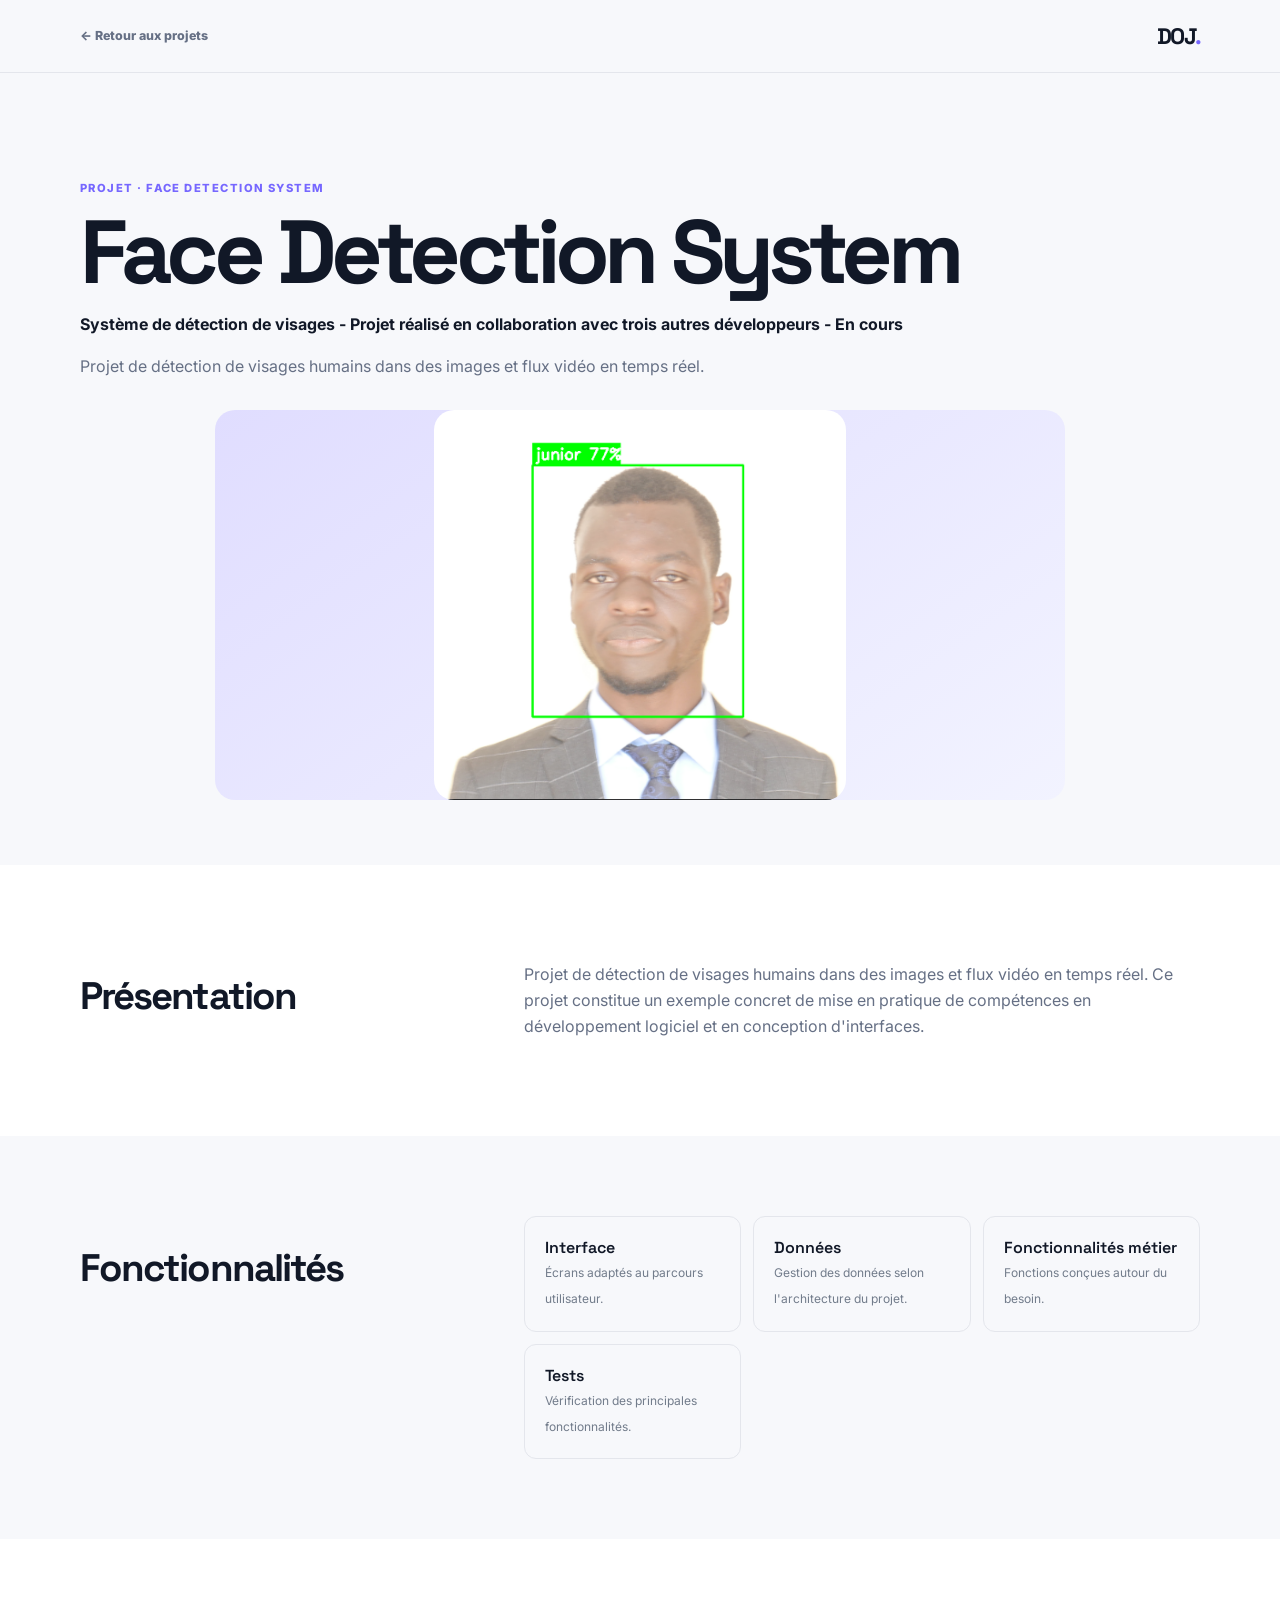
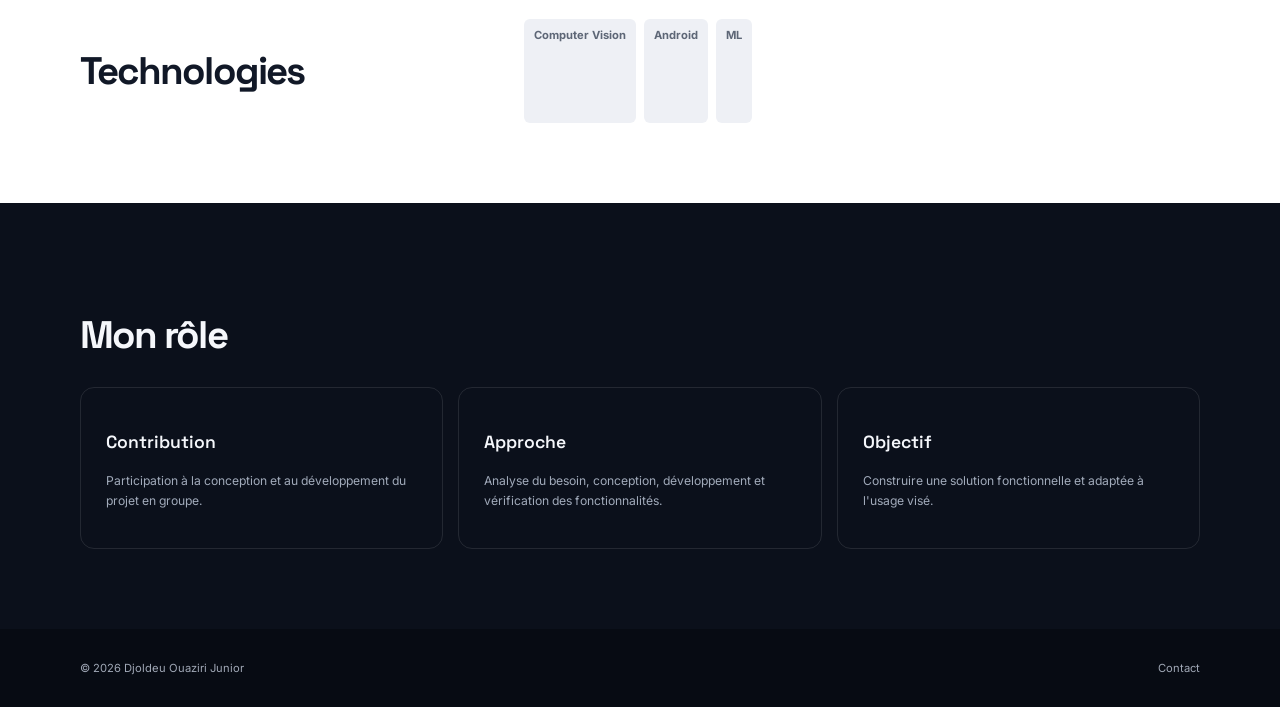
<file: projets/face-detection.html>
<!DOCTYPE html>
<html lang="fr">
    <head>
        <meta charset="UTF-8">
        <meta name="viewport" content="width=device-width, initial-scale=1.0">
        <title>Face Detection System - Djoldeu Ouaziri Junior</title>
        <meta name="description" content="Projet de détection de visages humains dans des images et flux vidéo en temps réel.">
        <link rel="preconnect" href="https://fonts.googleapis.com">
        <link rel="preconnect" href="https://fonts.gstatic.com" crossorigin>
        <link href="https://fonts.googleapis.com/css2?family=Inter:wght@400;500;600;700;800&family=Space+Grotesk:wght@500;600;700&display=swap" rel="stylesheet">
        <link rel="stylesheet" href="../css/projets.css">
    </head>
<body>
    <header class="header">
        <nav class="nav container">
            <a class="back" href="../index.html#projets">← Retour aux projets</a>
            <a class="brand" href="../index.html">DOJ<span>.</span></a>
        </nav>
    </header>
    <main>
        <section class="hero">
            <div class="container">
                <p class="label">PROJET · FACE DETECTION SYSTEM</p>
                <h1>Face Detection System</h1>
                <p class="subtitle">Système de détection de visages - Projet réalisé en collaboration avec trois autres développeurs - En cours</p>
                <p class="lead">Projet de détection de visages humains dans des images et flux vidéo en temps réel.</p>
                <div class="media">
                    <img src="../assets/images/projects/computervision.png" alt="FaceDetection">
                </div>
            </div>
        </section>

        <section class="section">
            <div class="container two">
                <h2 class="title">Présentation</h2>
                <p class="text">Projet de détection de visages humains dans des images et flux vidéo en temps réel. Ce projet constitue un exemple concret de mise en pratique de compétences en développement logiciel et en conception d'interfaces.</p>
            </div>
        </section>

        <section class="section">
            <div class="container two">
                <h2 class="title">Fonctionnalités</h2>
                <div class="features">
                    <div class="feature"><strong>Interface</strong><span>Écrans adaptés au parcours utilisateur.</span></div>
                    <div class="feature"><strong>Données</strong><span>Gestion des données selon l'architecture du projet.</span></div>
                    <div class="feature"><strong>Fonctionnalités métier</strong><span>Fonctions conçues autour du besoin.</span></div>
                    <div class="feature"><strong>Tests</strong><span>Vérification des principales fonctionnalités.</span></div>
                </div>
            </div>
        </section>

        <section class="section">
            <div class="container two">
                <h2 class="title">Technologies</h2>
                <div class="tech"><span>Computer Vision</span><span>Android</span><span>ML</span></div>
            </div>
        </section>

        <section class="section dark">
            <div class="container">
                <h2 class="title">Mon rôle</h2>
                <div class="role-grid">
                    <article class="role-card">
                        <h3>Contribution</h3>
                        <p>Participation à la conception et au développement du projet en groupe.</p>
                    </article>
                    <article class="role-card">
                        <h3>Approche</h3>
                        <p>Analyse du besoin, conception, développement et vérification des fonctionnalités.</p>
                    </article>
                    <article class="role-card">
                        <h3>Objectif</h3>
                        <p>Construire une solution fonctionnelle et adaptée à l'usage visé.</p>
                    </article>
                </div>
            </div>
        </section>

    </main>
    <footer class="footer">
        <div class="container footer-inner">
            <span>© <span id="year"></span> Djoldeu Ouaziri Junior</span>
            <a href="../index.html#contact">Contact </a>
        </div>
    </footer>
    <script src="../js/projets.js"></script>
    <script>document.getElementById('year').textContent=new Date().getFullYear()</script>
</body>
</html>
</file>
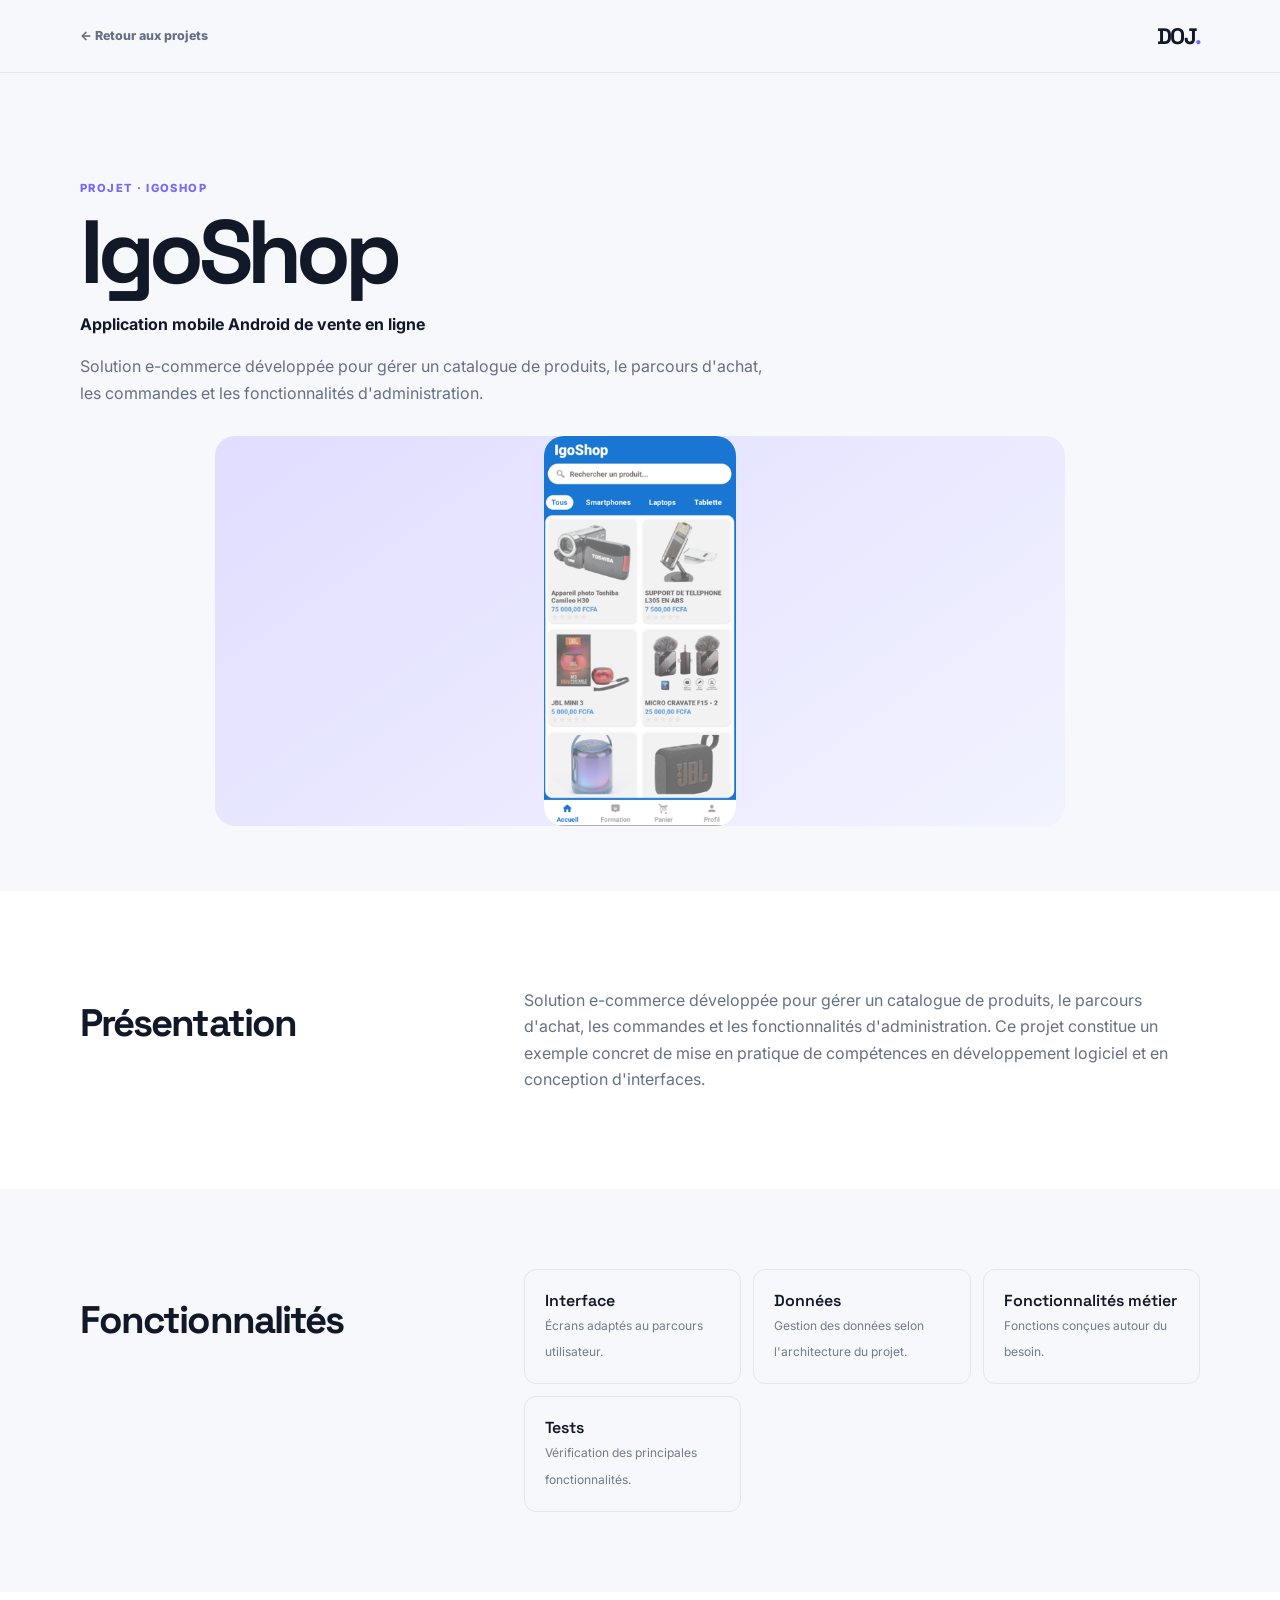
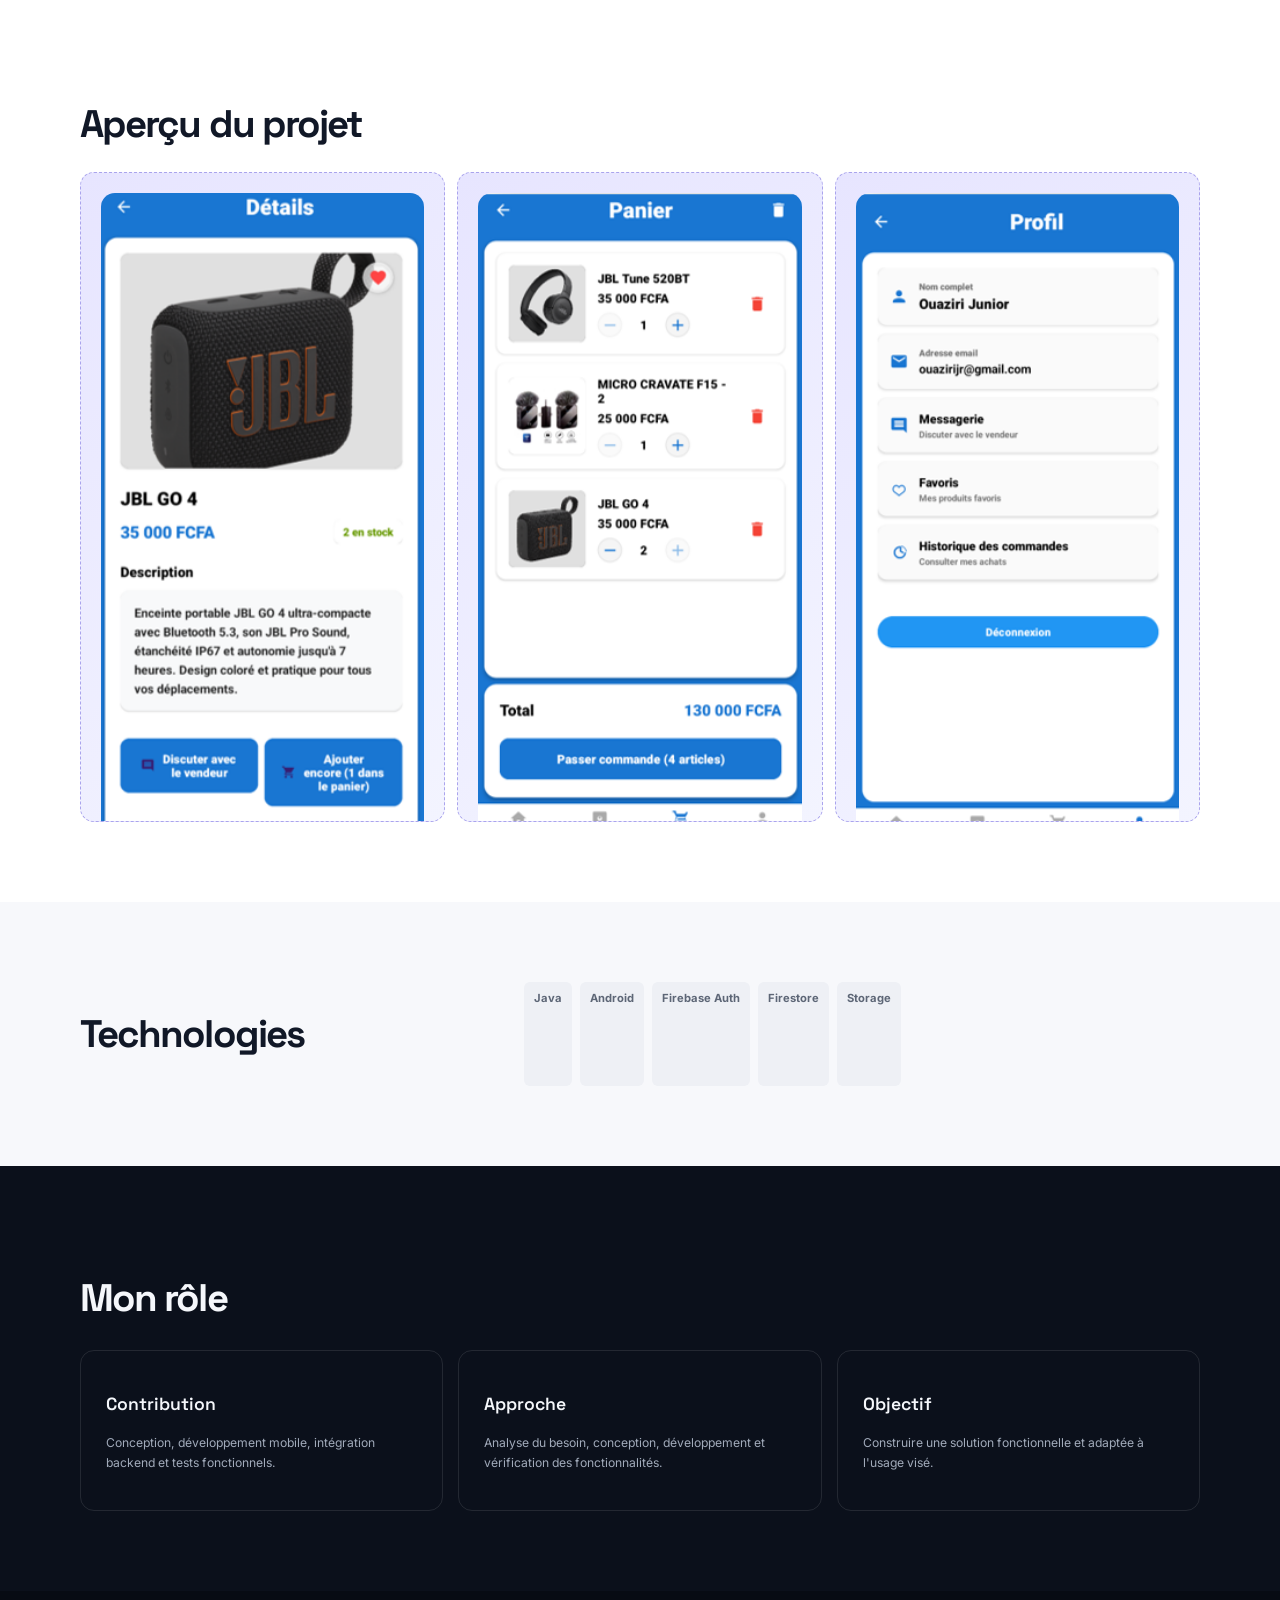
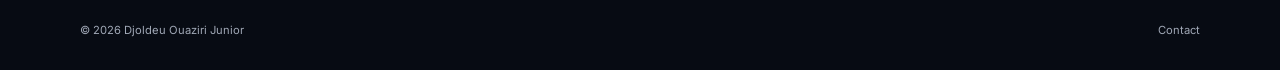
<file: projets/igoshop.html>
<!DOCTYPE html>
<html lang="fr">
    <head>
        <meta charset="UTF-8">
        <meta name="viewport" content="width=device-width, initial-scale=1.0">
        <title>IgoShop - Djoldeu Ouaziri Junior</title>
        <meta name="description" content="Solution e-commerce développée pour gérer un catalogue de produits, le parcours d'achat, les commandes et les fonctionnalités d'administration.">
        <link rel="preconnect" href="https://fonts.googleapis.com">
        <link rel="preconnect" href="https://fonts.gstatic.com" crossorigin>
        <link href="https://fonts.googleapis.com/css2?family=Inter:wght@400;500;600;700;800&family=Space+Grotesk:wght@500;600;700&display=swap" rel="stylesheet">
        <link rel="stylesheet" href="../css/projets.css">
    </head>
<body>
    <header class="header">
        <nav class="nav container">
            <a class="back" href="../index.html#projets">← Retour aux projets</a>
            <a class="brand" href="../index.html">DOJ<span>.</span></a>
        </nav>
    </header>
    <main>
        <section class="hero">
            <div class="container">
                <p class="label">PROJET · IGOSHOP</p>
                <h1>IgoShop</h1>
                <p class="subtitle">Application mobile Android de vente en ligne</p>
                <p class="lead">Solution e-commerce développée pour gérer un catalogue de produits, le parcours d'achat, les commandes et les fonctionnalités d'administration.</p>
                <div class="media">
                    <img src="../assets/images/projects/igoshop-accueil.png" alt="IgoShop">
                </div>
            </div>
        </section>

        <section class="section">
            <div class="container two">
                <h2 class="title">Présentation</h2>
                <p class="text">Solution e-commerce développée pour gérer un catalogue de produits, le parcours d'achat, les commandes et les fonctionnalités d'administration. Ce projet constitue un exemple concret de mise en pratique de compétences en développement logiciel et en conception d'interfaces.</p>
            </div>
        </section>

        <section class="section">
            <div class="container two">
                <h2 class="title">Fonctionnalités</h2>
                <div class="features">
                    <div class="feature"><strong>Interface</strong><span>Écrans adaptés au parcours utilisateur.</span></div>
                    <div class="feature"><strong>Données</strong><span>Gestion des données selon l'architecture du projet.</span></div>
                    <div class="feature"><strong>Fonctionnalités métier</strong><span>Fonctions conçues autour du besoin.</span></div>
                    <div class="feature"><strong>Tests</strong><span>Vérification des principales fonctionnalités.</span></div>
                </div>
            </div>
        </section>

        <section class="section">
            <div class="container">
                <h2 class="title" style="margin-bottom:28px">Aperçu du projet</h2>
                <div class="gallery">
                    <div class="shot">
                        <img src="../assets/images/projects/igoshop-details.png" alt="IgoShop - Écran de details produits">
                    </div>

                    <div class="shot">
                        <img src="../assets/images/projects/igoshop-panier.png" alt="IgoShop - Écran de panier">
                    </div>

                    <div class="shot">
                        <img src="../assets/images/projects/igoshop-profil.png" alt="IgoShop - Écran de profil">
                    </div>
                </div>
            </div>
        </section>

        <section class="section">
            <div class="container two">
                <h2 class="title">Technologies</h2>
                <div class="tech"><span>Java</span><span>Android</span><span>Firebase Auth</span><span>Firestore</span><span>Storage</span></div>
            </div>
        </section>

        <section class="section dark">
            <div class="container">
                <h2 class="title">Mon rôle</h2>
                <div class="role-grid">
                    <article class="role-card">
                        <h3>Contribution</h3>
                        <p>Conception, développement mobile, intégration backend et tests fonctionnels.</p>
                    </article>
                    <article class="role-card">
                        <h3>Approche</h3>
                        <p>Analyse du besoin, conception, développement et vérification des fonctionnalités.</p>
                    </article>
                    <article class="role-card">
                        <h3>Objectif</h3>
                        <p>Construire une solution fonctionnelle et adaptée à l'usage visé.</p>
                    </article>
                </div>
            </div>
        </section>

    </main>
    <footer class="footer">
        <div class="container footer-inner">
            <span>© <span id="year"></span> Djoldeu Ouaziri Junior</span>
            <a href="../index.html#contact">Contact </a>
        </div>
    </footer>
    <script src="../js/projets.js"></script>
    <script>document.getElementById('year').textContent=new Date().getFullYear()</script>
</body>
</html>
</file>
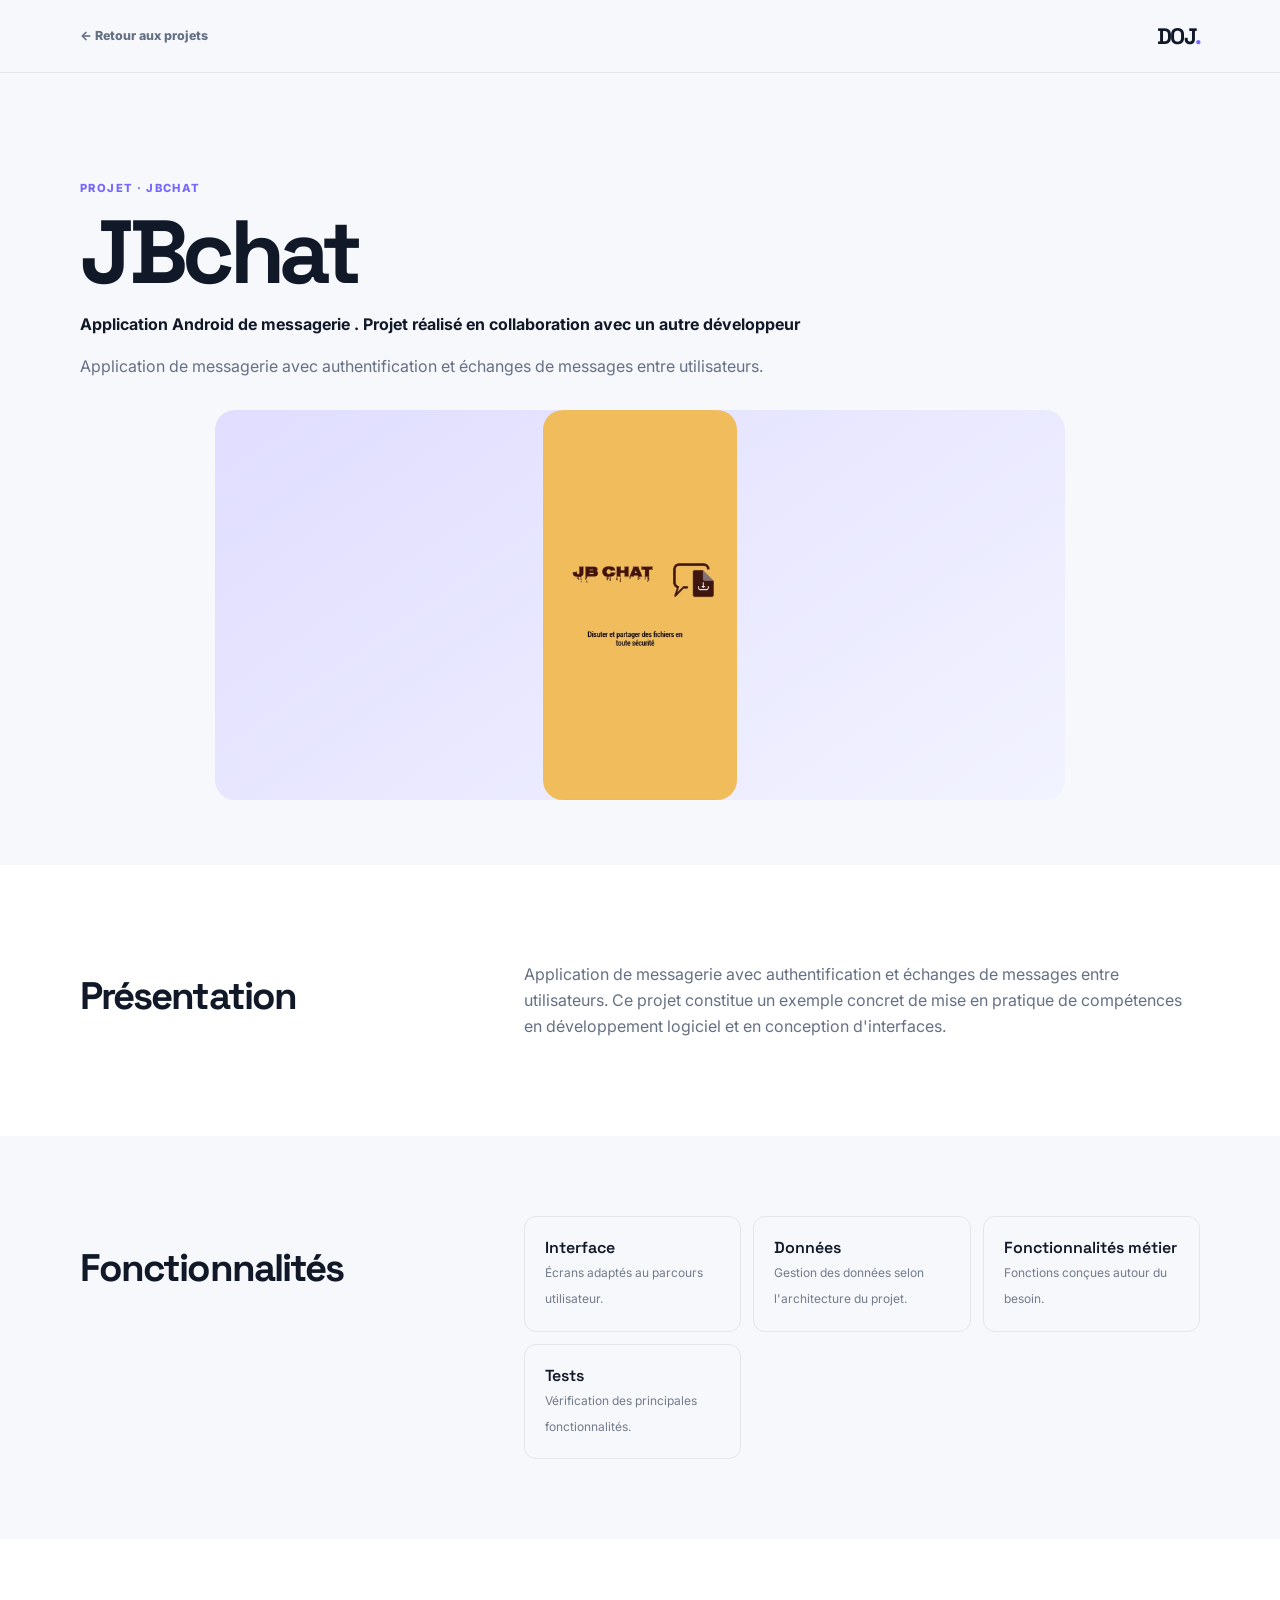
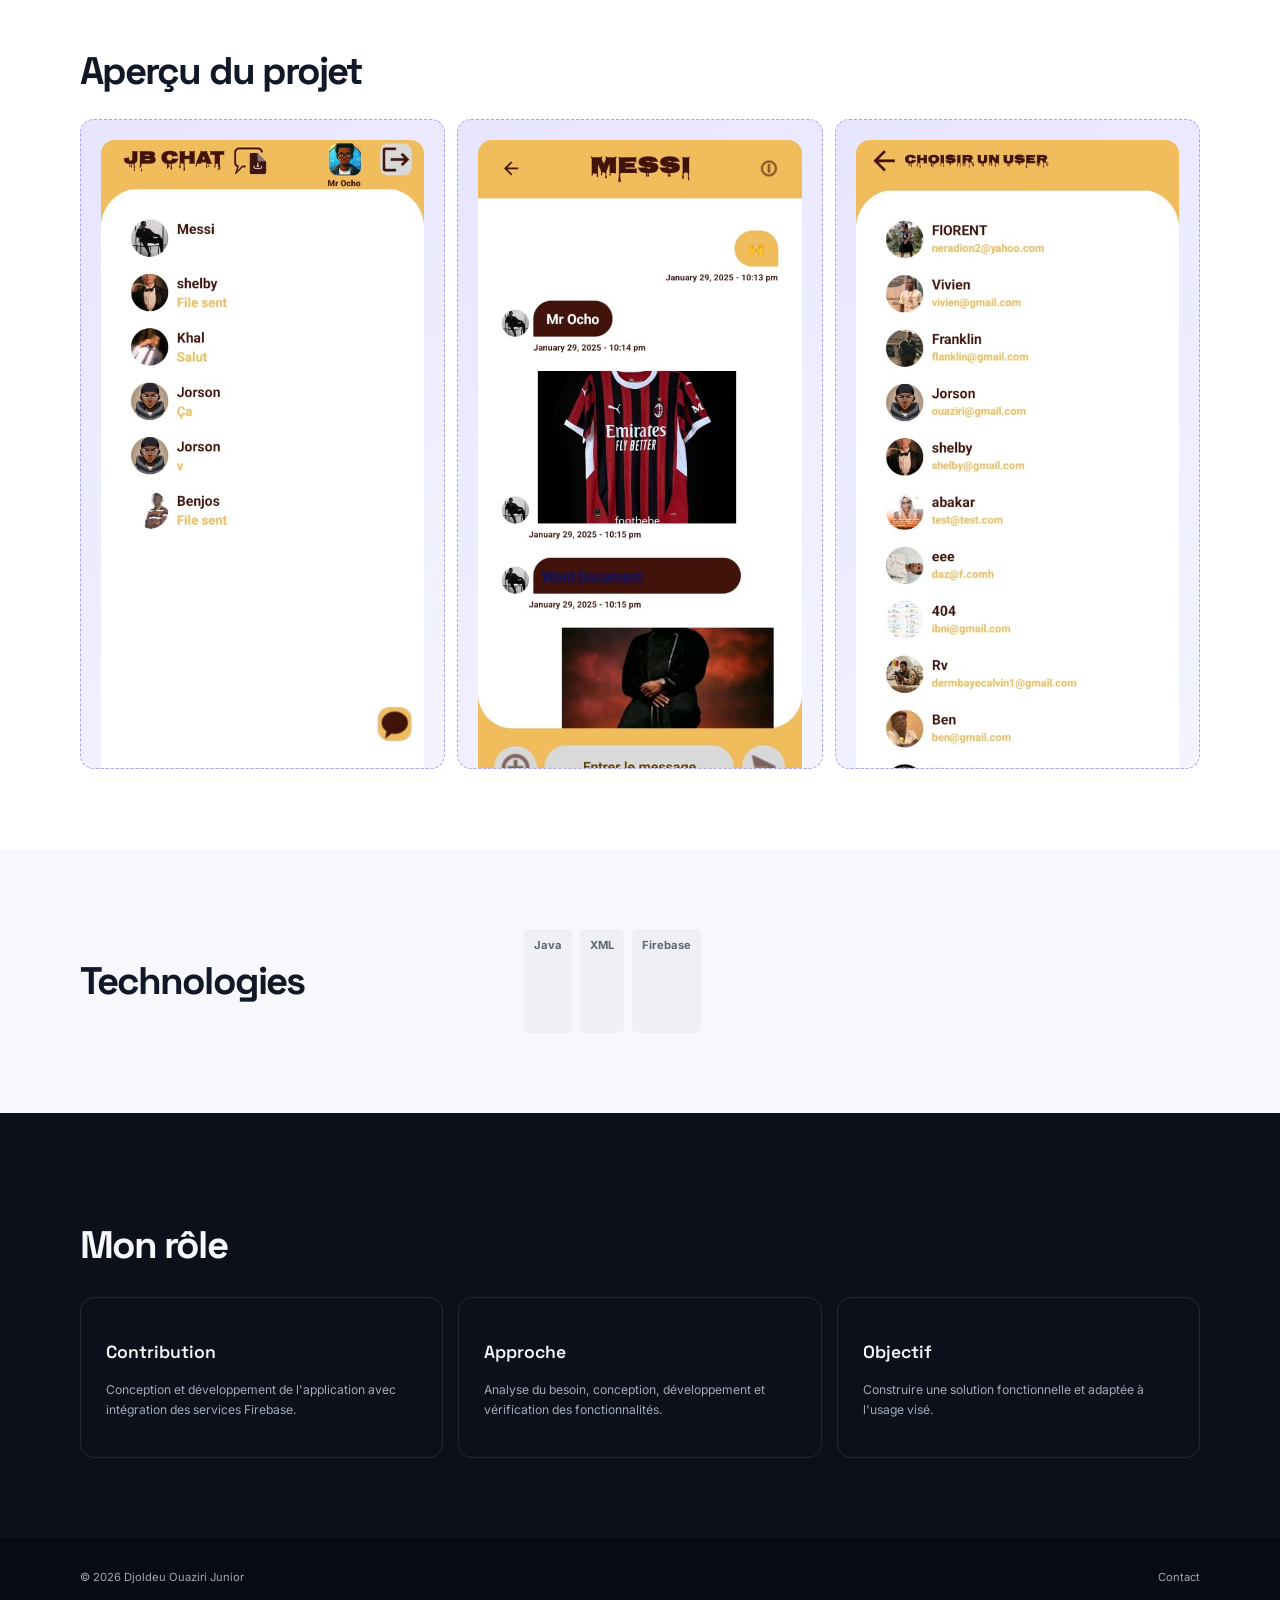
<file: projets/jbchat.html>
<!DOCTYPE html>
<html lang="fr">
    <head>
        <meta charset="UTF-8">
        <meta name="viewport" content="width=device-width, initial-scale=1.0"><title>JBchat — Djoldeu Ouaziri Junior</title><meta name="description" content="Application de messagerie avec authentification et échanges de messages entre utilisateurs."><link rel="preconnect" href="https://fonts.googleapis.com"><link rel="preconnect" href="https://fonts.gstatic.com" crossorigin><link href="https://fonts.googleapis.com/css2?family=Inter:wght@400;500;600;700;800&family=Space+Grotesk:wght@500;600;700&display=swap" rel="stylesheet"><link rel="stylesheet" href="../css/projets.css"></head>
<body>
    <header class="header">
        <nav class="nav container">
            <a class="back" href="../index.html#projets">← Retour aux projets</a>
            <a class="brand" href="../index.html">DOJ<span>.</span></a>
        </nav>
    </header>
    <main>
        <section class="hero">
            <div class="container">
                <p class="label">PROJET · JBCHAT</p>
                <h1>JBchat</h1>
                <p class="subtitle">Application Android de messagerie . Projet réalisé en collaboration avec un autre développeur</p>
                <p class="lead">Application de messagerie avec authentification et échanges de messages entre utilisateurs.</p>
                <div class="media">
                    <img src="../assets/images/projects/jbchat-splash.jpeg" alt="JBchat">
                </div>
            </div>
        </section>

        <section class="section">
            <div class="container two">
                <h2 class="title">Présentation</h2>
                <p class="text">Application de messagerie avec authentification et échanges de messages entre utilisateurs. Ce projet constitue un exemple concret de mise en pratique de compétences en développement logiciel et en conception d'interfaces.</p>
            </div>
        </section>

        <section class="section">
            <div class="container two">
                <h2 class="title">Fonctionnalités</h2>
                <div class="features">
                    <div class="feature"><strong>Interface</strong><span>Écrans adaptés au parcours utilisateur.</span></div>
                    <div class="feature"><strong>Données</strong><span>Gestion des données selon l'architecture du projet.</span></div>
                    <div class="feature"><strong>Fonctionnalités métier</strong><span>Fonctions conçues autour du besoin.</span></div>
                    <div class="feature"><strong>Tests</strong><span>Vérification des principales fonctionnalités.</span></div>
                </div>
            </div>
        </section>

        <section class="section">
            <div class="container">
                <h2 class="title" style="margin-bottom:28px">Aperçu du projet</h2>
                <div class="gallery">
                    <div class="shot">
                        <img src="../assets/images/projects/jbchat-accueil.jpeg" alt="JBchat - Écran d'accueil">
                    </div>

                    <div class="shot">
                        <img src="../assets/images/projects/jbchat-discussion.jpeg" alt="JBchat - Écran de discussion">
                    </div>

                    <div class="shot">
                        <img src="../assets/images/projects/jbchat-user.jpeg" alt="JBchat - Écran de liste des utilisateurs">
                    </div>
                </div>
            </div>
        </section>

        <section class="section">
            <div class="container two">
                <h2 class="title">Technologies</h2>
                <div class="tech"><span>Java</span><span>XML</span><span>Firebase</span></div>
            </div>
        </section>

        <section class="section dark">
            <div class="container">
                <h2 class="title">Mon rôle</h2>
                <div class="role-grid">
                    <article class="role-card">
                        <h3>Contribution</h3>
                        <p>Conception et développement de l'application avec intégration des services Firebase.</p>
                    </article>
                    <article class="role-card">
                        <h3>Approche</h3>
                        <p>Analyse du besoin, conception, développement et vérification des fonctionnalités.</p>
                    </article>
                    <article class="role-card">
                        <h3>Objectif</h3>
                        <p>Construire une solution fonctionnelle et adaptée à l'usage visé.</p>
                    </article>
                </div>
            </div>
        </section>
        
    </main>
    <footer class="footer">
        <div class="container footer-inner">
            <span>© <span id="year"></span> Djoldeu Ouaziri Junior</span>
            <a href="../index.html#contact">Contact </a>
        </div>
    </footer>
    <script src="../js/projets.js"></script>
    <script>document.getElementById('year').textContent=new Date().getFullYear()</script>
</body>
</html>
</file>
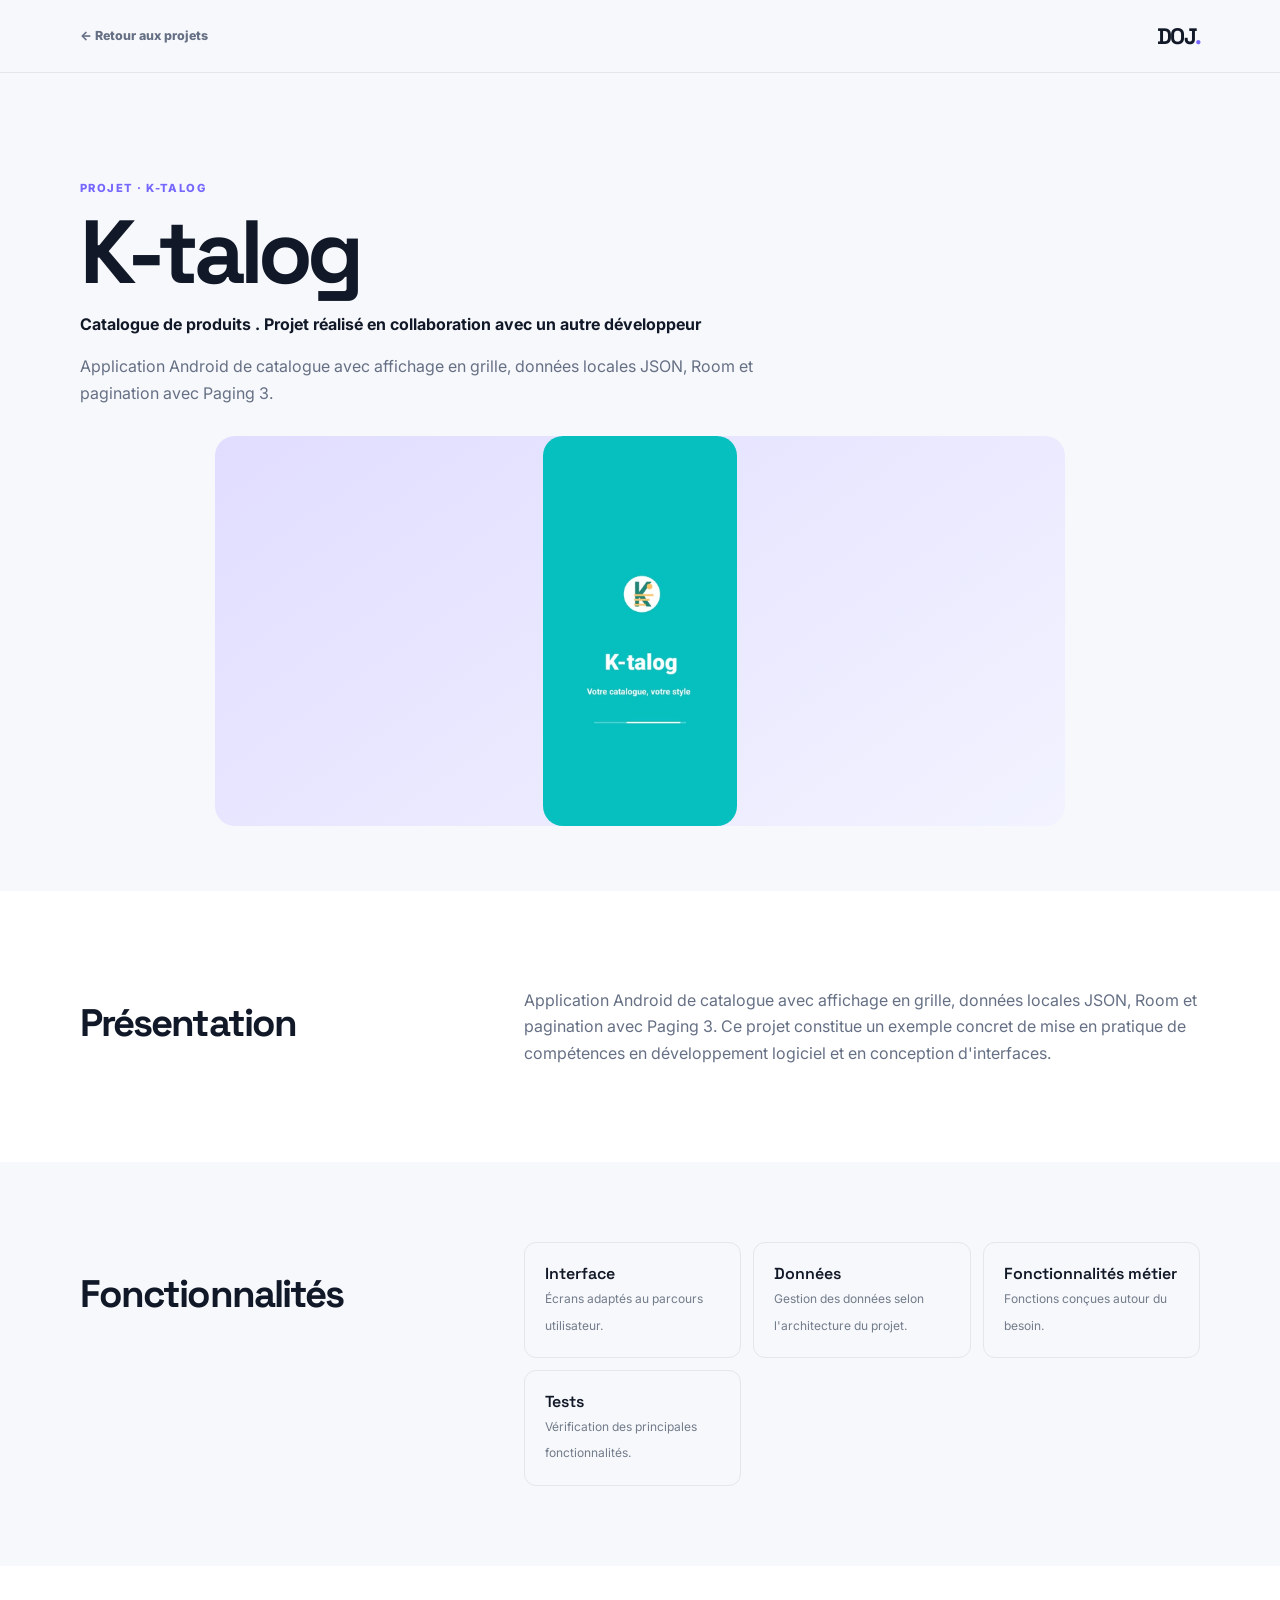
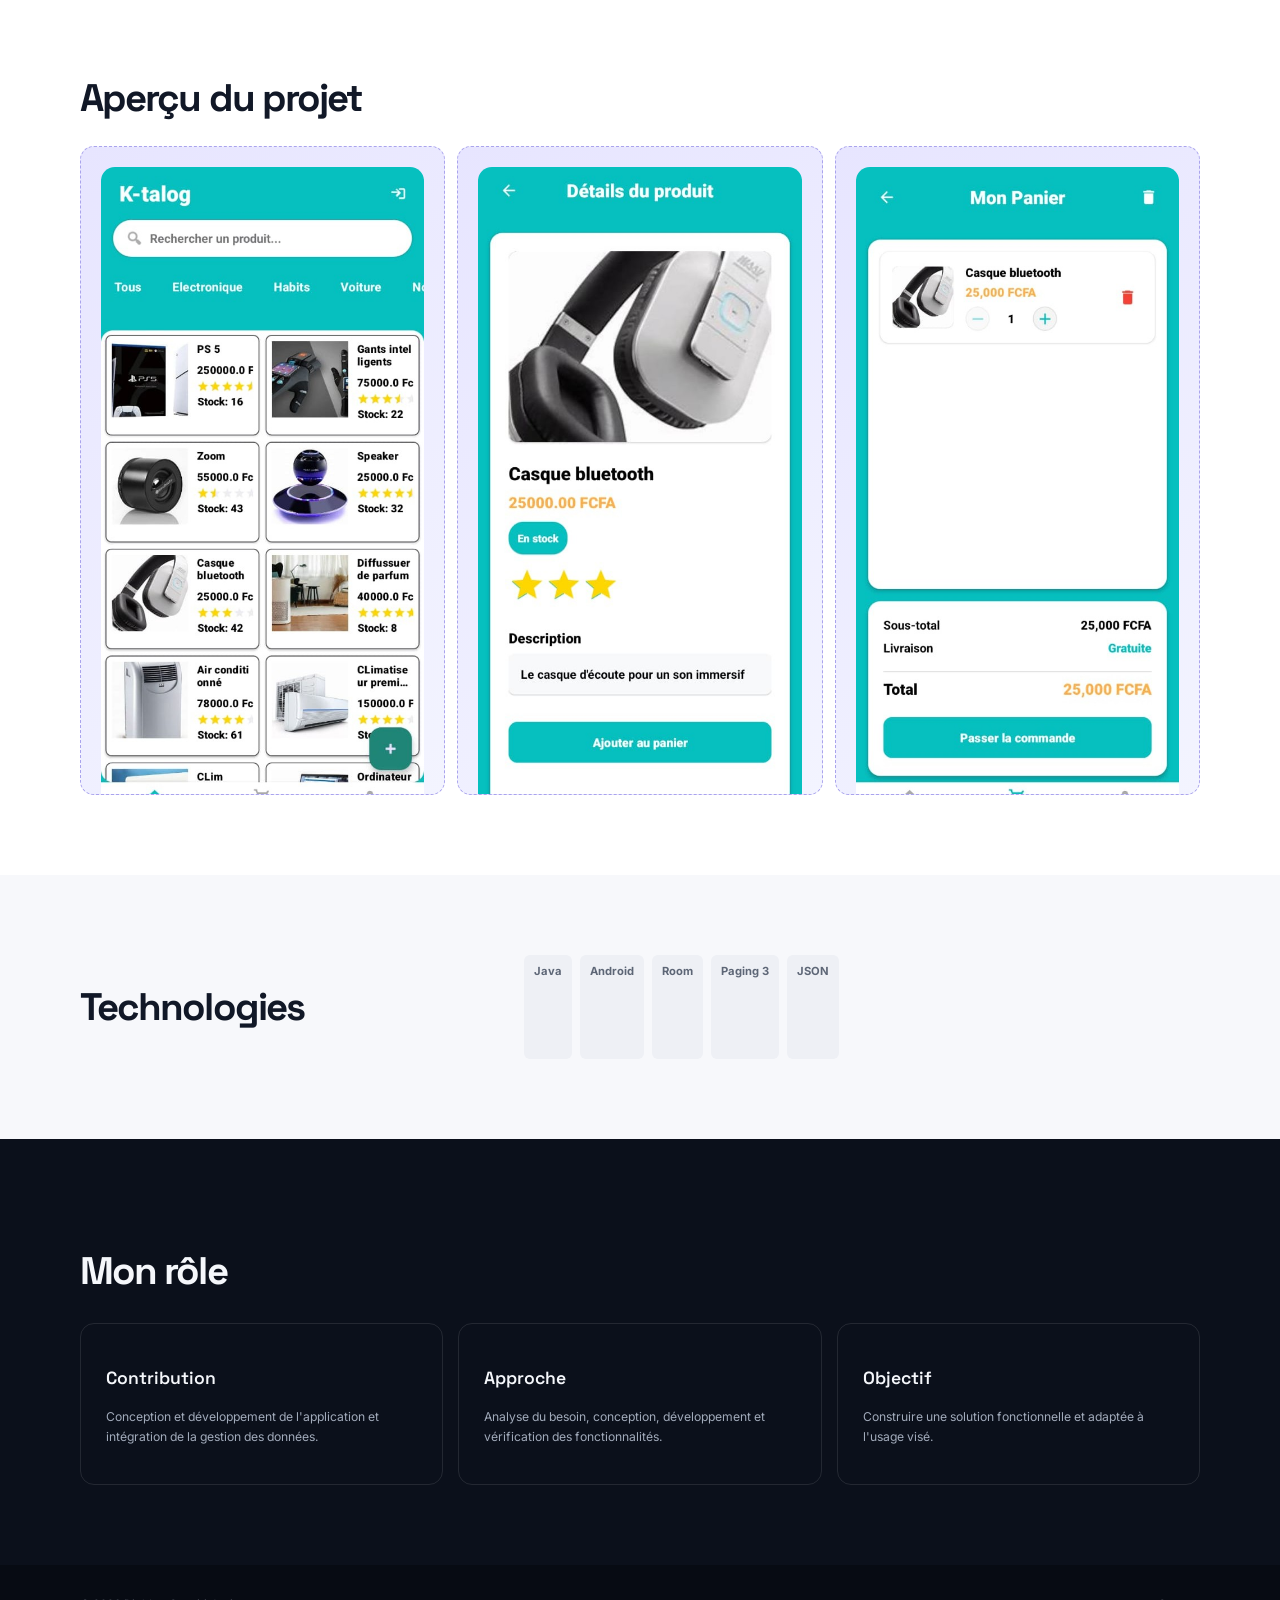
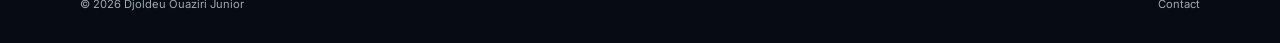
<file: projets/k-talog.html>
<!DOCTYPE html>
<html lang="fr">
    <head>
        <meta charset="UTF-8">
        <meta name="viewport" content="width=device-width, initial-scale=1.0">
        <title>K-talog - Djoldeu Ouaziri Junior</title>
        <meta name="description" content="Application Android de catalogue avec affichage en grille, données locales JSON, Room et pagination avec Paging 3.">
        <link rel="preconnect" href="https://fonts.googleapis.com">
        <link rel="preconnect" href="https://fonts.gstatic.com" crossorigin>
        <link href="https://fonts.googleapis.com/css2?family=Inter:wght@400;500;600;700;800&family=Space+Grotesk:wght@500;600;700&display=swap" rel="stylesheet">
        <link rel="stylesheet" href="../css/projets.css">
    </head>
<body>
    <header class="header">
        <nav class="nav container">
            <a class="back" href="../index.html#projets">← Retour aux projets</a>
            <a class="brand" href="../index.html">DOJ<span>.</span></a>
        </nav>
    </header>
    <main>
        <section class="hero">
            <div class="container">
                <p class="label">PROJET · K-TALOG</p>
                <h1>K-talog</h1>
                <p class="subtitle">Catalogue de produits . Projet réalisé en collaboration avec un autre développeur</p>
                <p class="lead">Application Android de catalogue avec affichage en grille, données locales JSON, Room et pagination avec Paging 3.</p>
                <div class="media">
                    <img src="../assets/images/projects/ktalog-splash.jpeg" alt="K-Talog">
                </div>
            </div>
        </section>

        <section class="section">
            <div class="container two">
                <h2 class="title">Présentation</h2>
                <p class="text">Application Android de catalogue avec affichage en grille, données locales JSON, Room et pagination avec Paging 3. Ce projet constitue un exemple concret de mise en pratique de compétences en développement logiciel et en conception d'interfaces.</p>
            </div>
        </section>

        <section class="section">
            <div class="container two">
                <h2 class="title">Fonctionnalités</h2>
                <div class="features">
                    <div class="feature"><strong>Interface</strong><span>Écrans adaptés au parcours utilisateur.</span></div>
                    <div class="feature"><strong>Données</strong><span>Gestion des données selon l'architecture du projet.</span></div>
                    <div class="feature"><strong>Fonctionnalités métier</strong><span>Fonctions conçues autour du besoin.</span></div>
                    <div class="feature"><strong>Tests</strong><span>Vérification des principales fonctionnalités.</span></div>
                </div>
            </div>
        </section>

        <section class="section">
            <div class="container">
                <h2 class="title" style="margin-bottom:28px">Aperçu du projet</h2>
                <div class="gallery">
                    <div class="shot">
                        <img src="../assets/images/projects/ktalog-acceuil.jpeg" alt="K-Talog - Écran d'accueil">
                    </div>

                    <div class="shot">
                        <img src="../assets/images/projects/ktalog-details.jpeg" alt="K-Talog - Écran de details">
                    </div>

                    <div class="shot">
                        <img src="../assets/images/projects/ktalog-panier.jpeg" alt="K-Talog - Écran de panier">
                    </div>
                </div>
            </div>
        </section>

        <section class="section">
            <div class="container two">
                <h2 class="title">Technologies</h2>
                <div class="tech"><span>Java</span><span>Android</span><span>Room</span><span>Paging 3</span><span>JSON</span></div>
            </div>
        </section>

        <section class="section dark">
            <div class="container">
                <h2 class="title">Mon rôle</h2>
                <div class="role-grid">
                    <article class="role-card">
                        <h3>Contribution</h3>
                        <p>Conception et développement de l'application et intégration de la gestion des données.</p>
                    </article>
                    <article class="role-card">
                        <h3>Approche</h3>
                        <p>Analyse du besoin, conception, développement et vérification des fonctionnalités.</p>
                    </article>
                    <article class="role-card">
                        <h3>Objectif</h3>
                        <p>Construire une solution fonctionnelle et adaptée à l'usage visé.</p>
                    </article>
                </div>
            </div>
        </section>

    </main>
    <footer class="footer">
        <div class="container footer-inner">
            <span>© <span id="year"></span> Djoldeu Ouaziri Junior</span>
            <a href="../index.html#contact">Contact </a>
        </div>
    </footer>
    <script src="../js/projets.js"></script>
    <script>document.getElementById('year').textContent=new Date().getFullYear()</script>
</body>
</html>
</file>
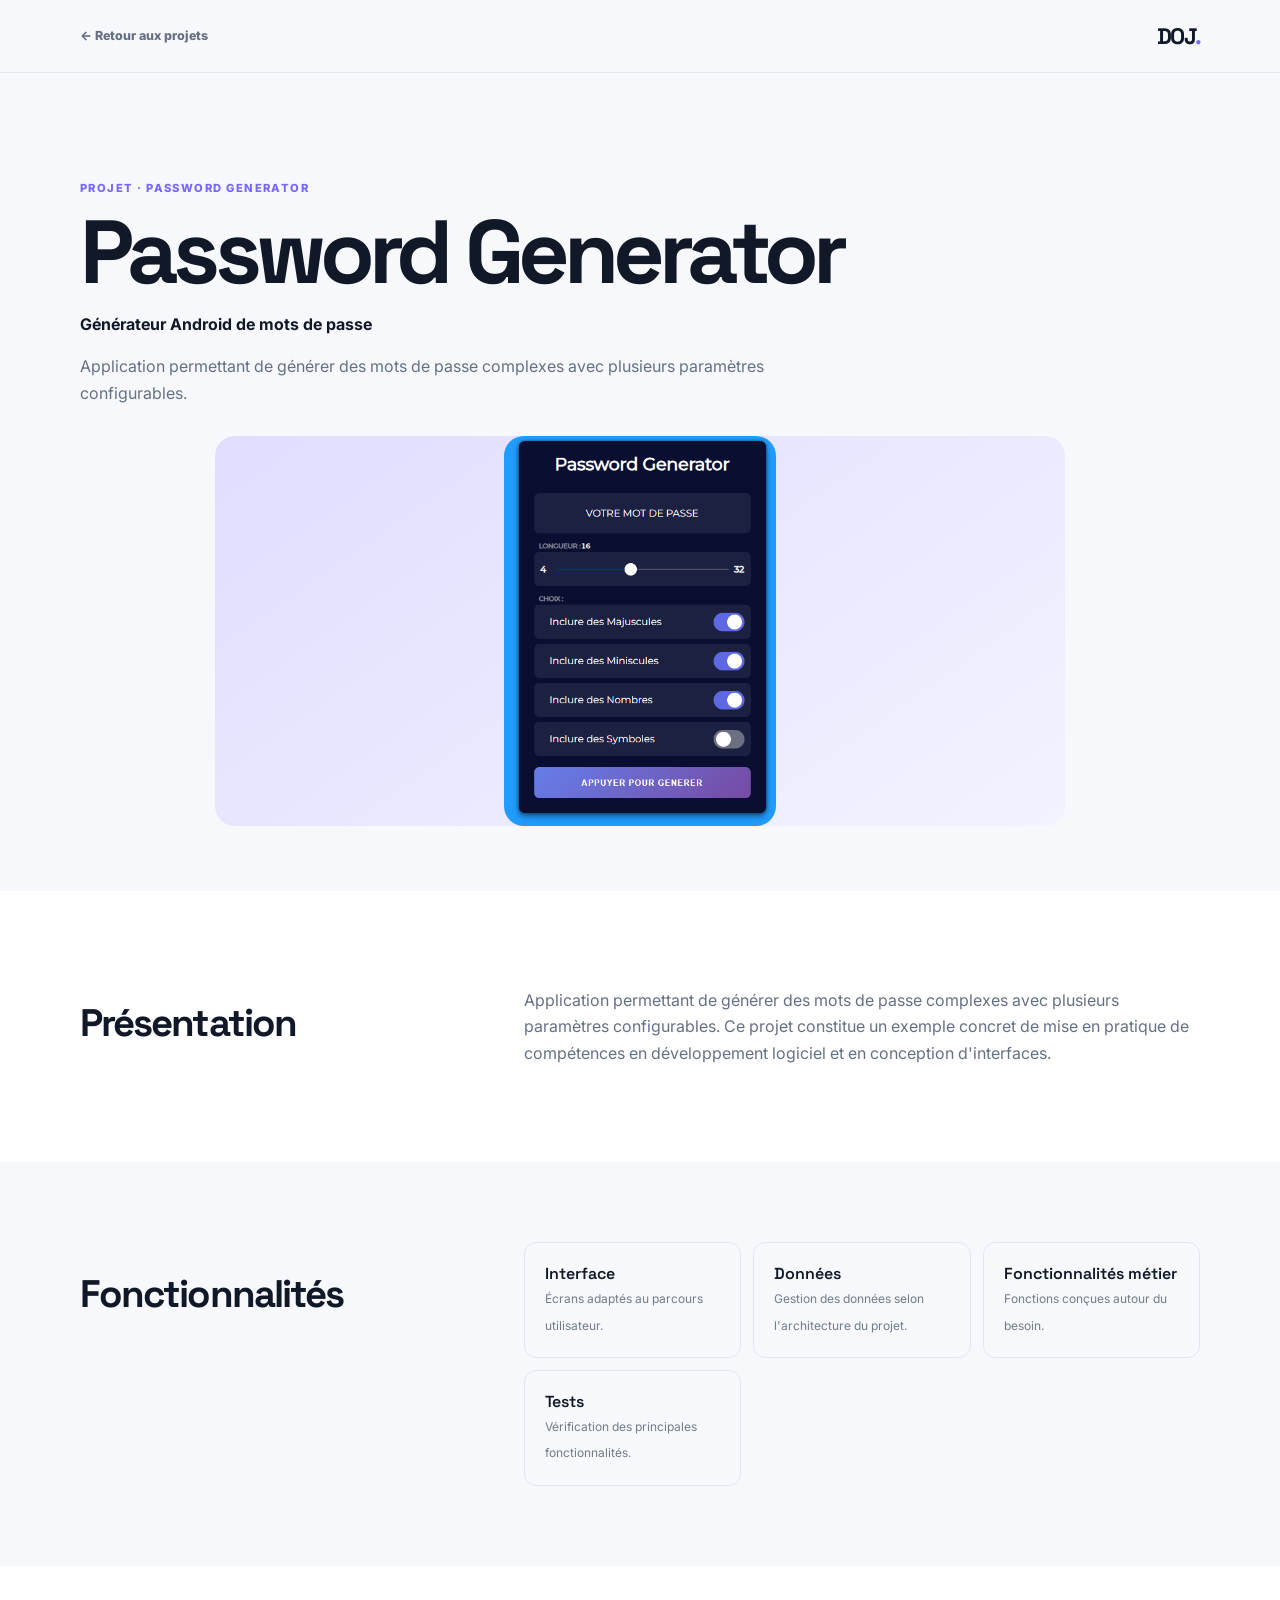
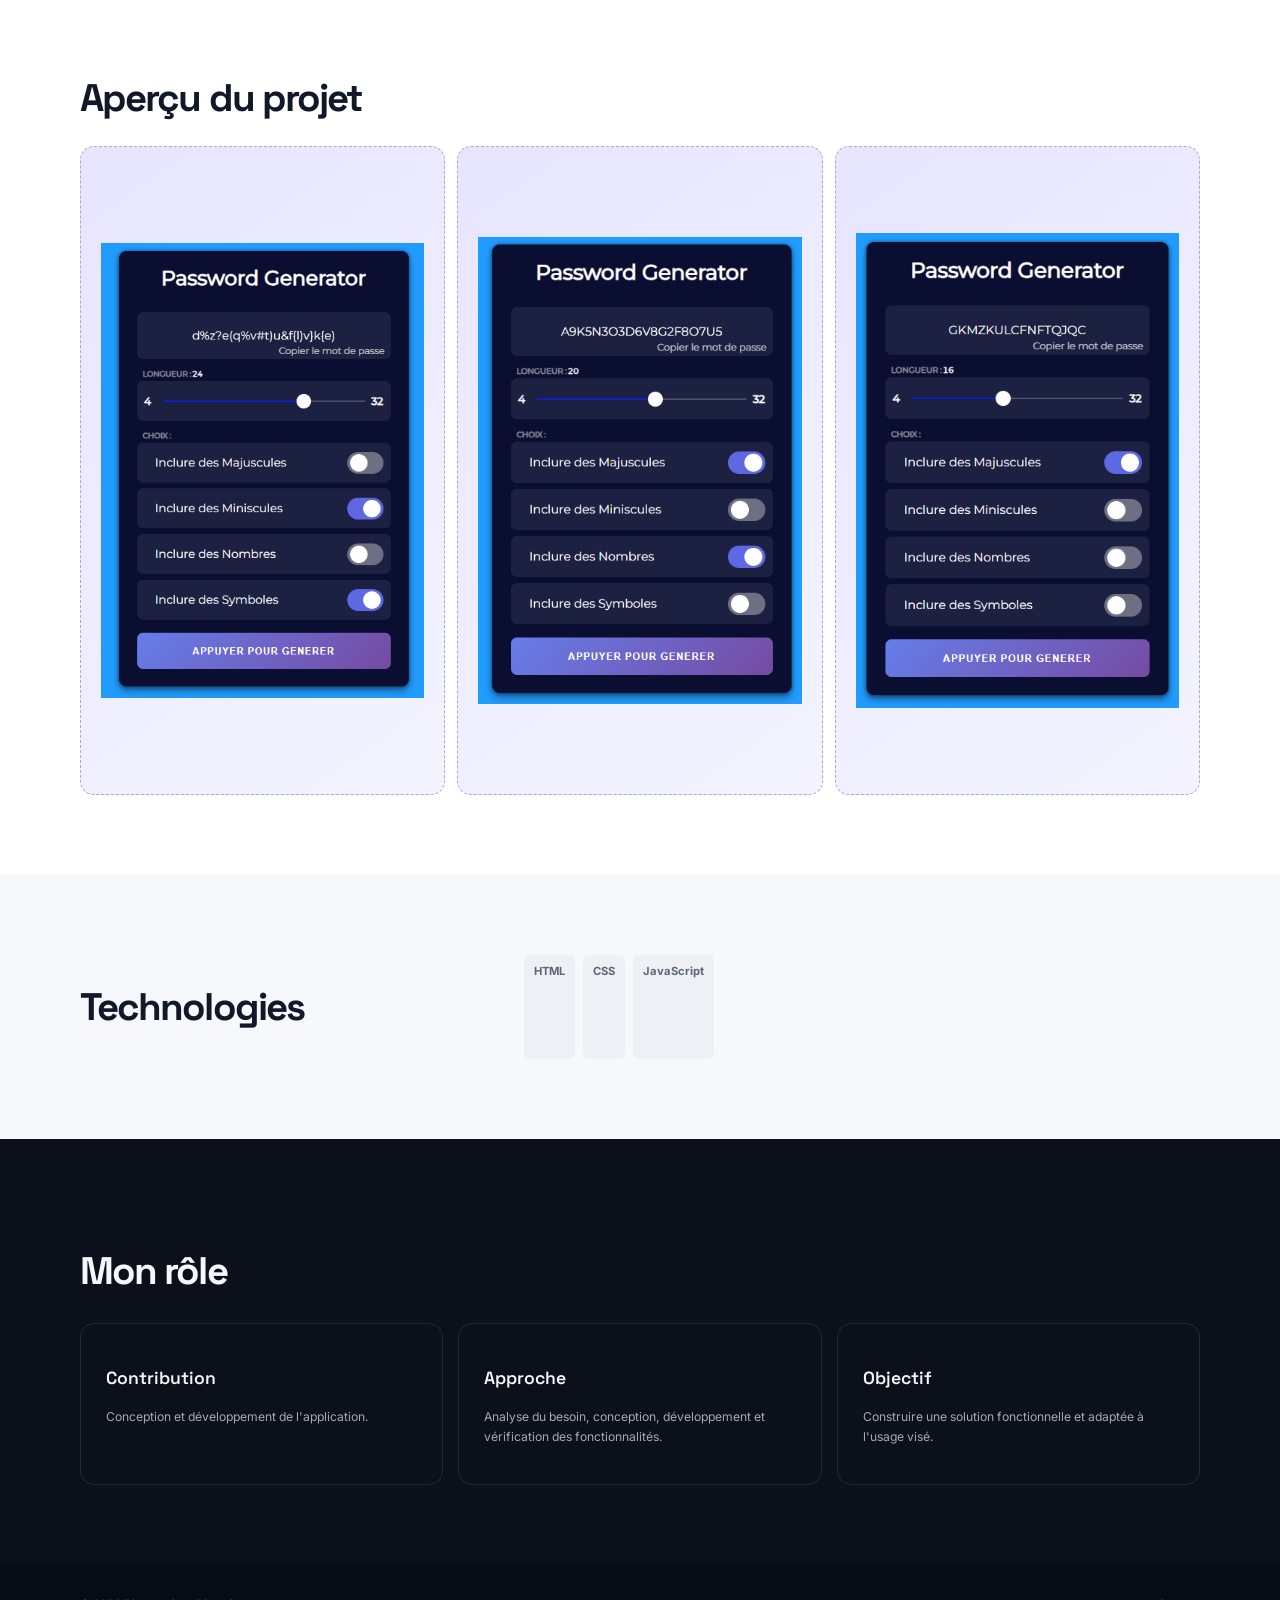
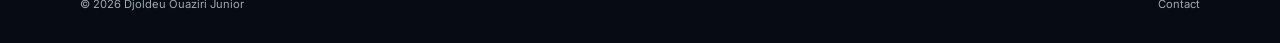
<file: projets/password-generator.html>
<!DOCTYPE html>
<html lang="fr">
    <head>
        <meta charset="UTF-8">
        <meta name="viewport" content="width=device-width, initial-scale=1.0">
        <title>Password Generator - Djoldeu Ouaziri Junior</title>
        <meta name="description" content="Application permettant de générer des mots de passe complexes avec plusieurs paramètres configurables.">
        <link rel="preconnect" href="https://fonts.googleapis.com">
        <link rel="preconnect" href="https://fonts.gstatic.com" crossorigin>
        <link href="https://fonts.googleapis.com/css2?family=Inter:wght@400;500;600;700;800&family=Space+Grotesk:wght@500;600;700&display=swap" rel="stylesheet">
        <link rel="stylesheet" href="../css/projets.css">
    </head>
<body>
    <header class="header">
        <nav class="nav container">
            <a class="back" href="../index.html#projets">← Retour aux projets</a>
            <a class="brand" href="../index.html">DOJ<span>.</span></a>
        </nav>
    </header>
    <main>
        <section class="hero">
            <div class="container">
                <p class="label">PROJET · PASSWORD GENERATOR</p>
                <h1>Password Generator</h1>
                <p class="subtitle">Générateur Android de mots de passe</p>
                <p class="lead">Application permettant de générer des mots de passe complexes avec plusieurs paramètres configurables.</p>
                <div class="media">
                    <img src="../assets/images/projects/pwd-splash.png" alt="PasswordGenerator">
                </div>
            </div>
        </section>

        <section class="section">
            <div class="container two">
                <h2 class="title">Présentation</h2>
                <p class="text">Application permettant de générer des mots de passe complexes avec plusieurs paramètres configurables. Ce projet constitue un exemple concret de mise en pratique de compétences en développement logiciel et en conception d'interfaces.</p>
            </div>
        </section>

        <section class="section">
            <div class="container two">
                <h2 class="title">Fonctionnalités</h2>
                <div class="features">
                    <div class="feature"><strong>Interface</strong><span>Écrans adaptés au parcours utilisateur.</span></div>
                    <div class="feature"><strong>Données</strong><span>Gestion des données selon l'architecture du projet.</span></div>
                    <div class="feature"><strong>Fonctionnalités métier</strong><span>Fonctions conçues autour du besoin.</span></div>
                    <div class="feature"><strong>Tests</strong><span>Vérification des principales fonctionnalités.</span></div>
                </div>
            </div>
        </section>

        <section class="section">
            <div class="container">
                <h2 class="title" style="margin-bottom:28px">Aperçu du projet</h2>
                <div class="gallery">
                    <div class="shot">
                        <img src="../assets/images/projects/pwd-1.png" alt="Password Generator">
                    </div>

                    <div class="shot">
                        <img src="../assets/images/projects/pwd-2.png" alt="Password Generator">
                    </div>

                    <div class="shot">
                        <img src="../assets/images/projects/pwd-3.png" alt="Password Generator">
                    </div>
                </div>
            </div>
        </section>

        <section class="section">
            <div class="container two">
                <h2 class="title">Technologies</h2>
                <div class="tech"><span>HTML</span><span>CSS</span><span>JavaScript</span></div>
            </div>
        </section>

        <section class="section dark">
            <div class="container">
                <h2 class="title">Mon rôle</h2>
                <div class="role-grid">
                    <article class="role-card">
                        <h3>Contribution</h3>
                        <p>Conception et développement de l'application.</p>
                    </article>
                    <article class="role-card">
                        <h3>Approche</h3>
                        <p>Analyse du besoin, conception, développement et vérification des fonctionnalités.</p>
                    </article>
                    <article class="role-card">
                        <h3>Objectif</h3>
                        <p>Construire une solution fonctionnelle et adaptée à l'usage visé.</p>
                    </article>
                </div>
            </div>
        </section>

    </main>
    <footer class="footer">
        <div class="container footer-inner">
            <span>© <span id="year"></span> Djoldeu Ouaziri Junior</span>
            <a href="../index.html#contact">Contact </a>
        </div>
    </footer>
    <script src="../js/projets.js"></script>
    <script>document.getElementById('year').textContent=new Date().getFullYear()</script>
</body>
</html>
</file>
<file: css/projets.css>
*{
    box-sizing:border-box
}

body{
    font-family:Inter,system-ui,sans-serif;
    background:#f7f8fb;
    color:#111827;
    margin:0;
    line-height:1.65
}

a{
    text-decoration:none;
    color:inherit
}

.container{
    width:min(1120px,calc(100% - 40px));
    margin:auto
}

.header{
    border-bottom:1px solid #e4e6ec;
    background:#f7f8fbe8;
    position:sticky;
    top:0;z-index:10
}

.nav{
    height:72px;
    display:flex;
    align-items:center;
    justify-content:space-between
}

.back{
    font-size:.78rem;
    font-weight:800;
    color:#667085
}

.brand{
    font:700 1.4rem 'Space Grotesk';
    letter-spacing:-.08em
}

.brand span,.label,h1 span{
    color:#7667ff
}

.hero{
    padding:95px 0 65px
}

.label{
    font-size:.7rem;
    letter-spacing:.13em;
    font-weight:800
}

.hero h1{
    font:700 clamp(3rem,7vw,6rem)/.95 'Space Grotesk';
    letter-spacing:-.065em;
    margin:12px 0
}

.subtitle{
    font-weight:700
}

.lead,.text{
    max-width:700px;
    color:#667085
}

.placeholder{
    width:210px;
    height:360px;
    border:8px solid #111827;
    border-radius:28px;
    background:white;
    display:grid;
    place-items:center;
    text-align:center;
    color:#7667ff;
    font:700 1.3rem 'Space Grotesk';
    box-shadow:0 25px 50px #1118272e
}

.placeholder small{
    display:block;
    color:#7a8391;
    font:500 .6rem Inter;
    margin-top:12px
}

.section{
    padding:80px 0;
    background:white
}

.section:nth-child(odd){
    background:#f7f8fb
}

.two{
    display:grid;
    grid-template-columns:.7fr 1.3fr;
    gap:80px
}

.title{
    font:700 2.4rem/1.05 'Space Grotesk';
    letter-spacing:-.05em
}

.features,.gallery{
    display:grid;
    grid-template-columns:repeat(3,1fr);
    gap:12px
}

.feature{
    padding:20px;
    border:1px solid #e4e6ec;
    border-radius:12px
}

.feature strong{
    display:block;
    font:600 1rem 'Space Grotesk'
}

.feature span{
    font-size:.75rem;
    color:#727c8b
}

.shot{
    aspect-ratio:9/16;
    border-radius:14px;
    background:linear-gradient(145deg,#e7e5ff,#f3f4ff);
    border:1px dashed #aaa4ed;
    display:grid;
    place-items:center;
    text-align:center;
    color:#7667ff;
    font-weight:800;
    font-size:.72rem;
    padding:20px
}

.shot small{
    display:block;
    color:#7a8391;
    font-weight:500;
    margin-top:7px
}

.tech{
    display:flex;
    flex-wrap:wrap;
    gap:8px
}

.tech span{
    padding:7px 10px;
    border-radius:6px;
    background:#eef0f5;
    font-size:.7rem;
    font-weight:700;
    color:#5d6676
}

.dark{
    background:#0b101b!important;
    color:#f5f7fb
}

.dark .text{
    color:#a1aaba
}

.role-grid{
    display:grid;
    grid-template-columns:repeat(3,1fr);
    gap:15px;margin-top:30px
}

.role-card{
    border:1px solid #ffffff1a;
    padding:25px;
    border-radius:14px
}

.role-card h3{
    font:600 1.1rem 'Space Grotesk'
}

.role-card p{
    font-size:.76rem;
    color:#a1aaba
}

.footer{
    padding:30px 0;
    background:#070b13;
    color:#a0a8b6
}

.footer-inner{
    display:flex;
    justify-content:space-between;
    gap:20px;
    font-size:.7rem
}

@media(max-width:800px){
    .two{
        grid-template-columns:1fr;
        gap:35px
    }
    
    .features,.gallery,.role-grid
    {
        grid-template-columns:1fr 1fr
    }
}

@media(max-width:520px){
    .container{
        width:calc(100% - 28px)
    }
    
    .gallery,.features,.role-grid{
        grid-template-columns:1fr
    }

    .hero{
        padding:70px 0 45px
    }
    
    .hero h1{
        font-size:3.1rem
    }

    .media{
        height:280px
    }
    
    .footer-inner{
        flex-direction:column
    }
} 

.media{
    margin:30px auto 0;
    width:100%;
    max-width:850px;
    height:390px;
    border-radius:20px;
    background:linear-gradient(145deg,#e0ddff,#f2f3ff);
    display:flex;
    align-items:center;
    justify-content:center;
    overflow:hidden;
}

.media img{
    max-width:100%;
    max-height:100%;
    border-radius:20px;
    width:auto;
    height:auto;
    object-fit:contain;
    display:block;
}

.shot{
    overflow:hidden;
}

.shot img{
    width:100%;
    height:100%;
    border-radius:14px;
    object-fit:contain;
    display:block;
}
</file>
